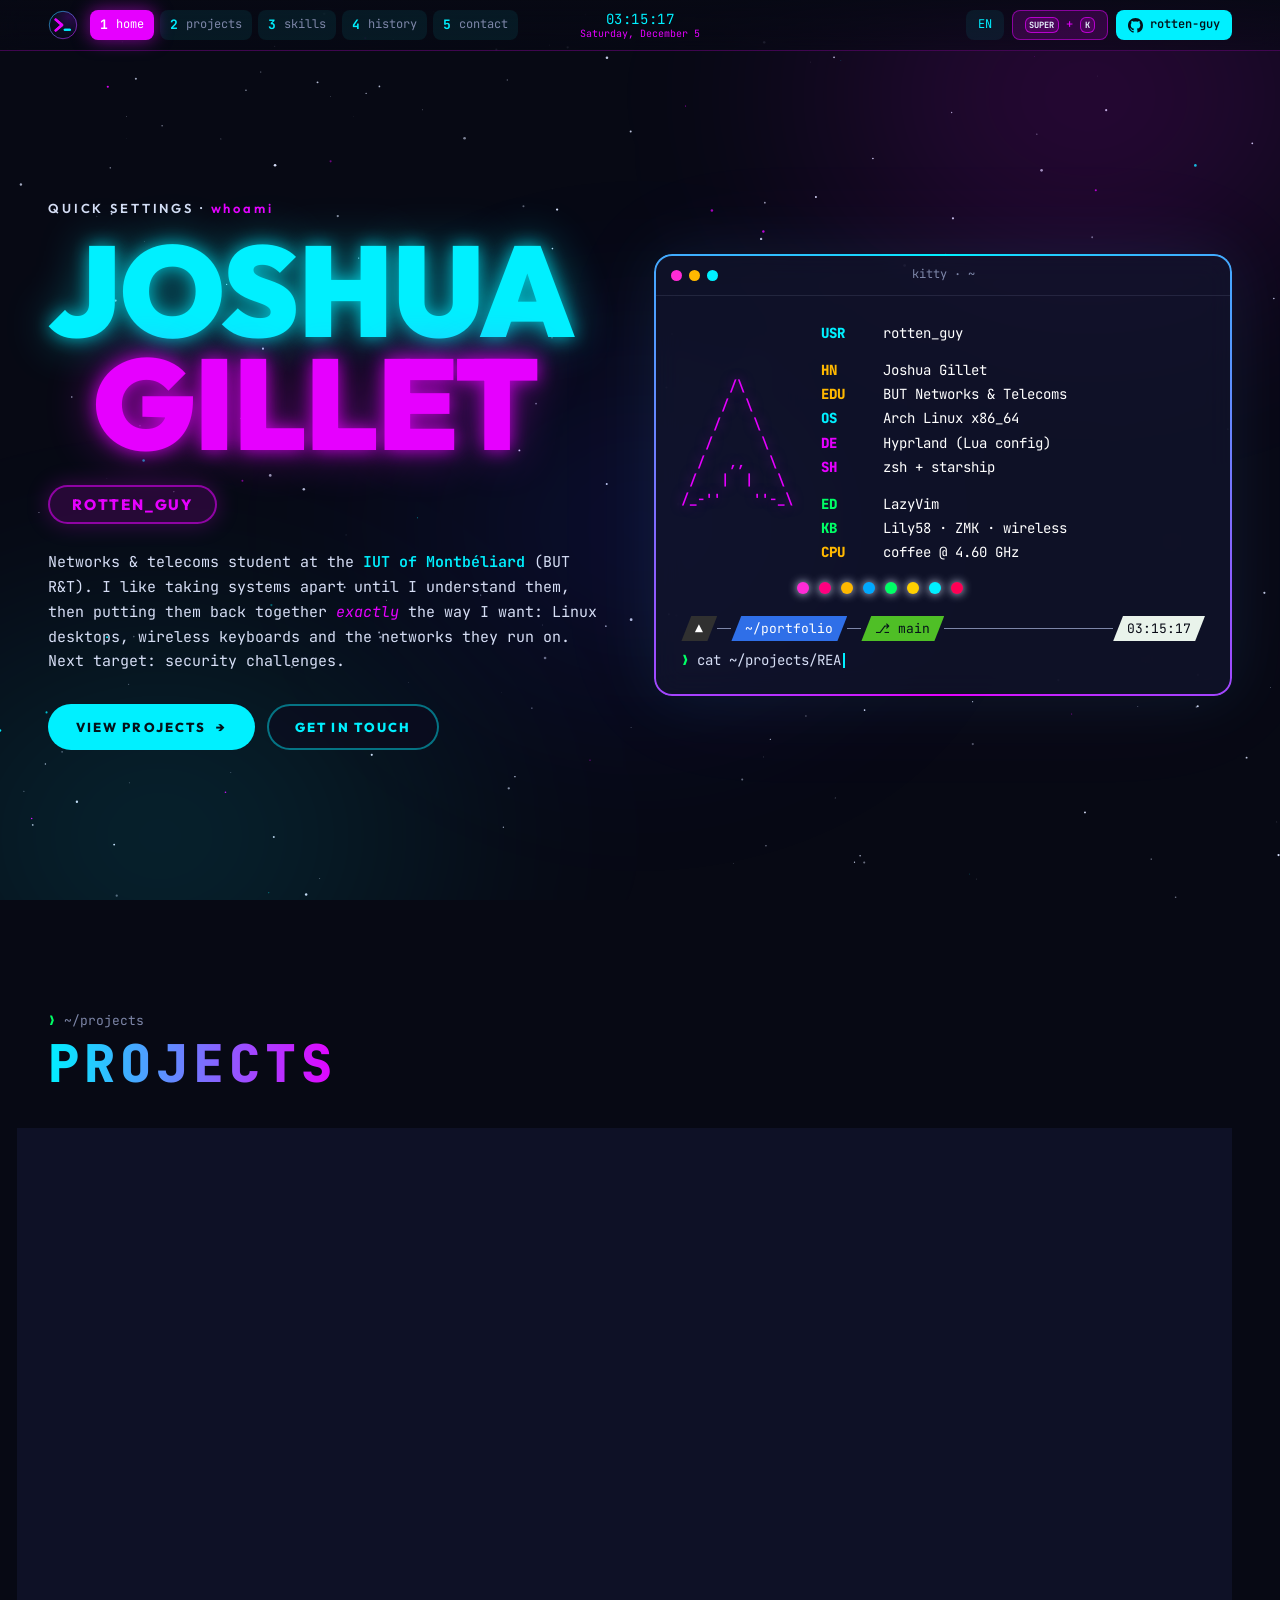
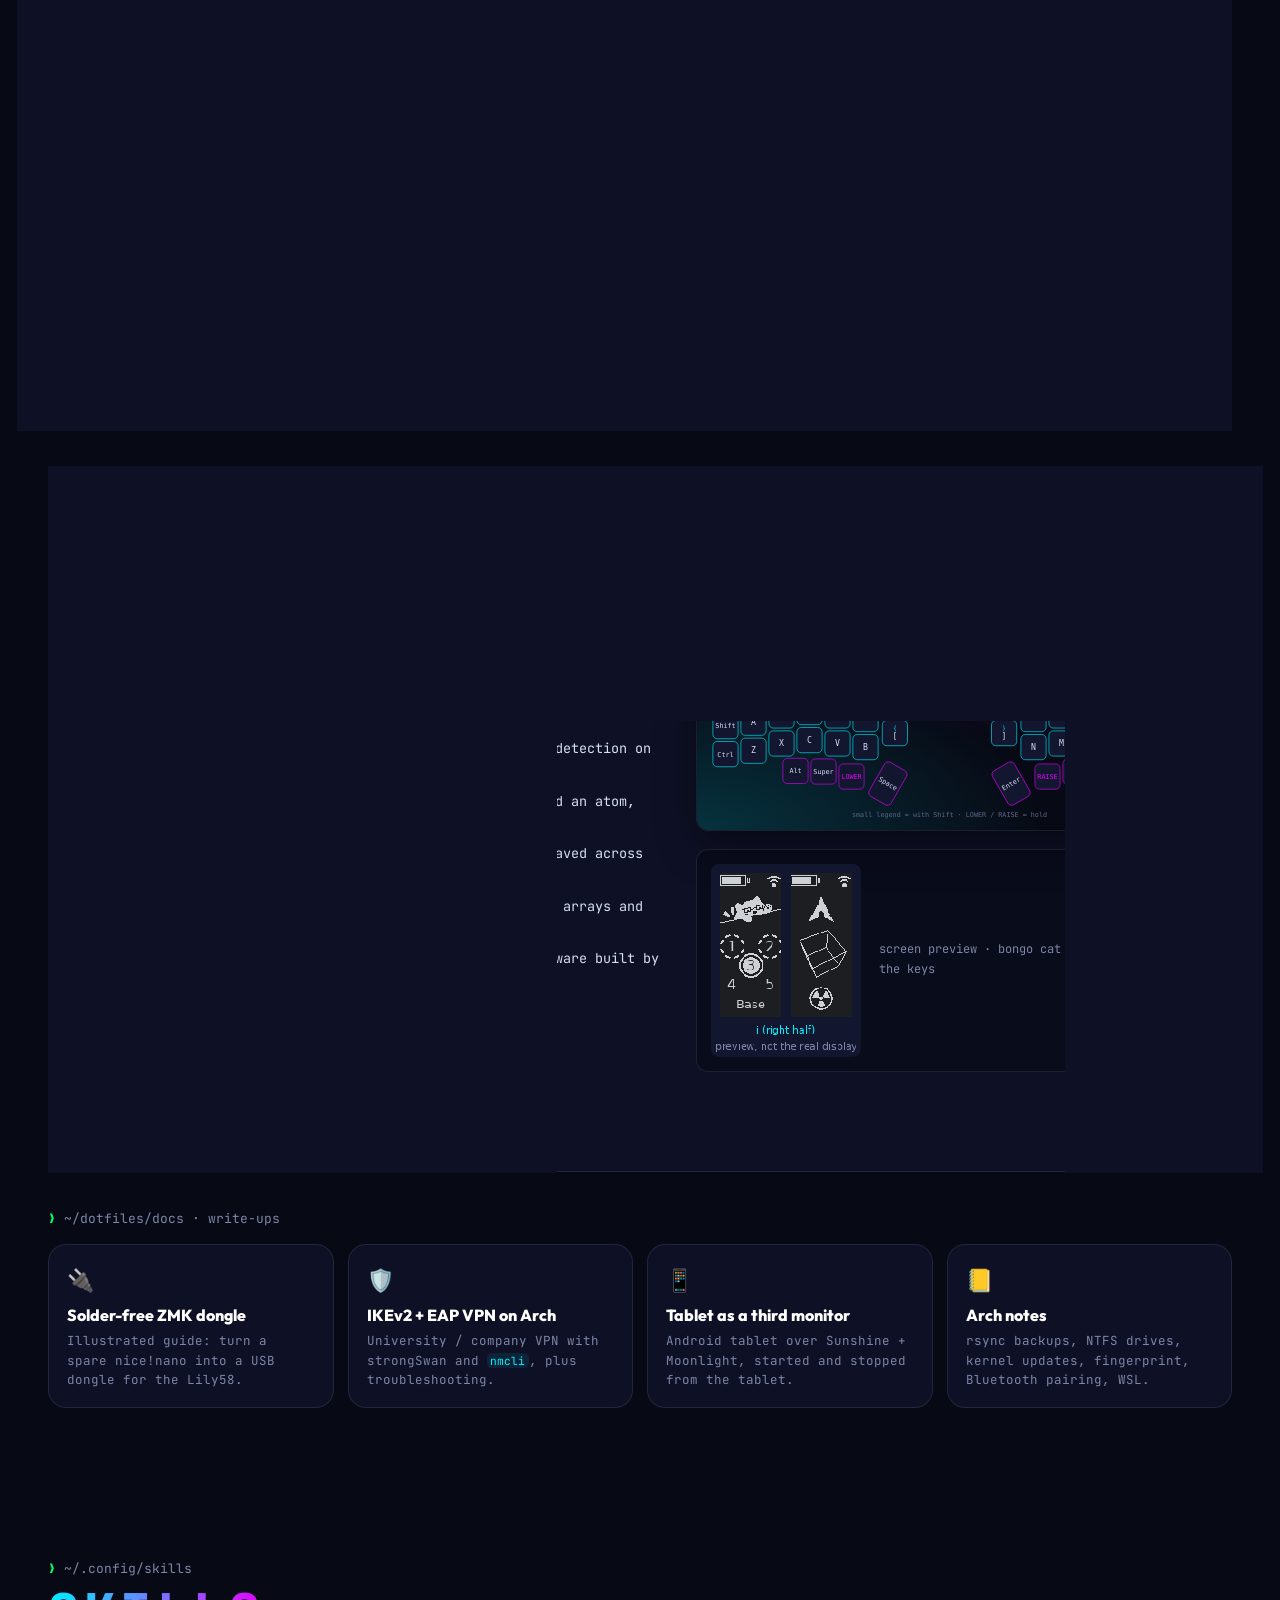
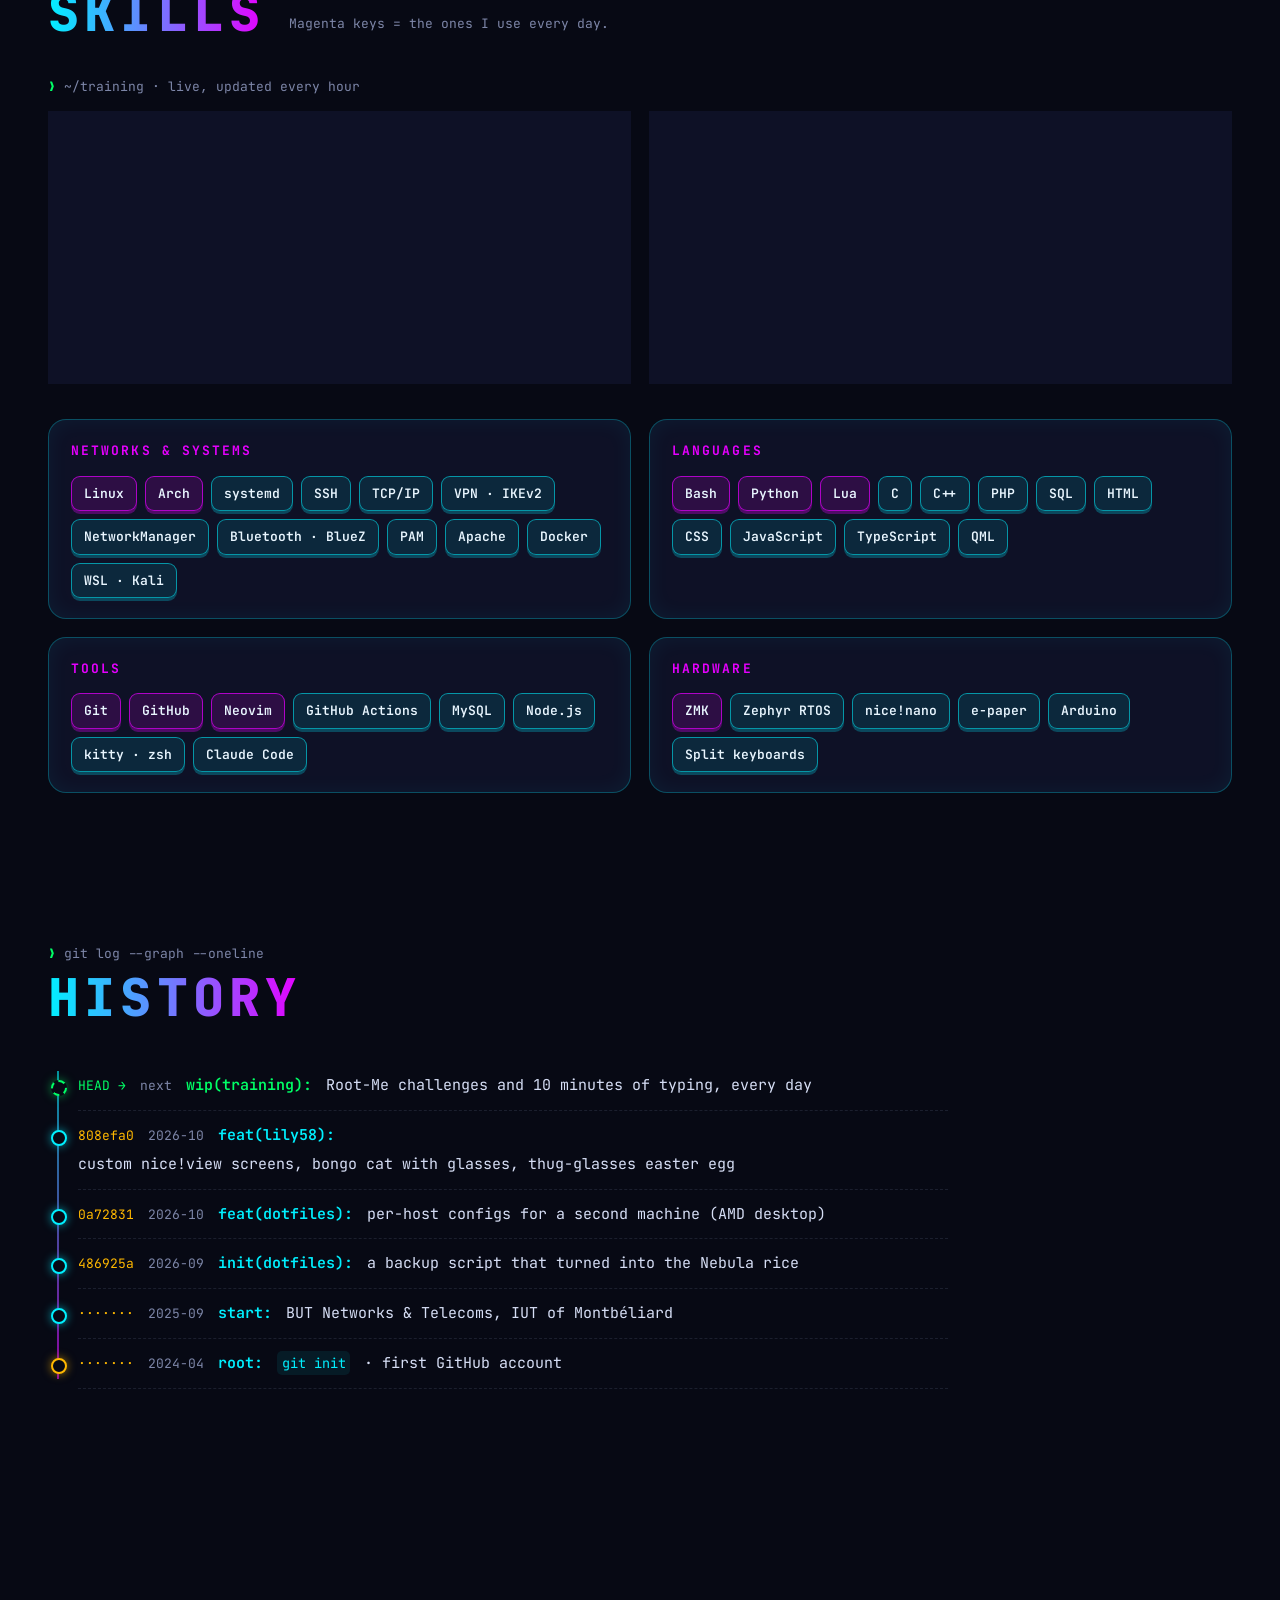
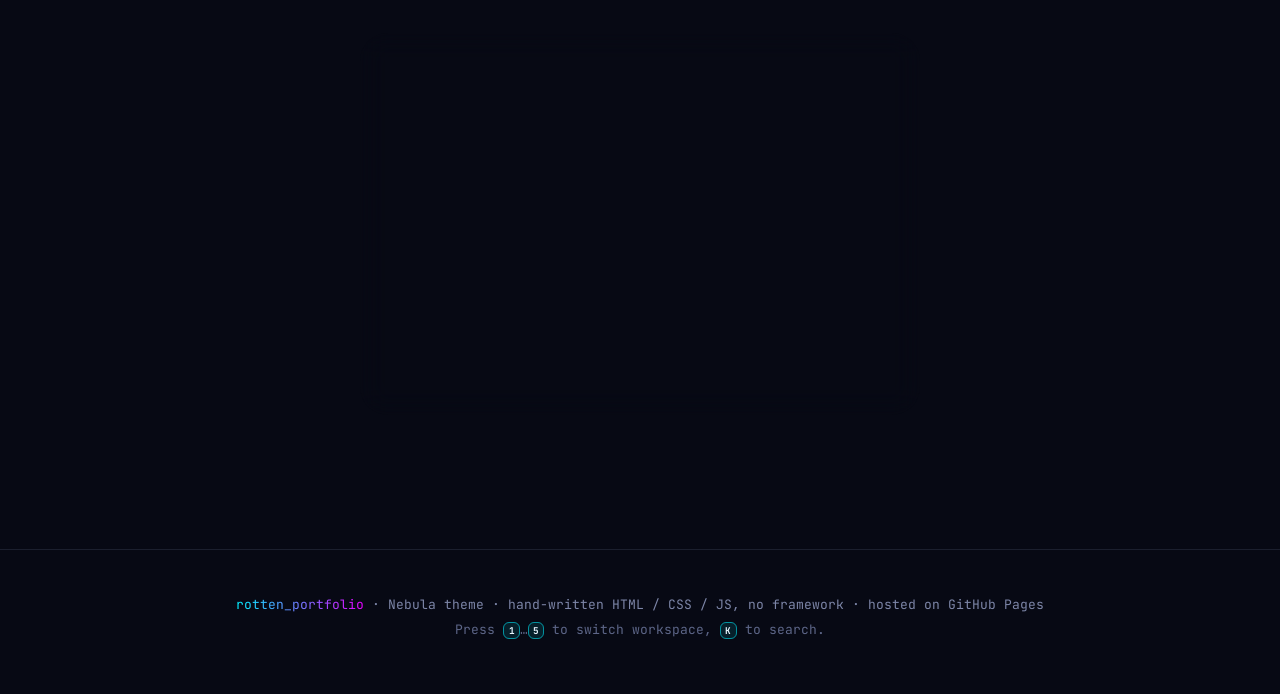
<file: index.html>
<!doctype html>
<html lang="en">
<head>
<meta charset="utf-8">
<meta name="viewport" content="width=device-width, initial-scale=1">
<title>rotten_guy · Joshua Gillet</title>
<meta name="description" content="Portfolio of Joshua Gillet (rotten_guy): networks &amp; telecoms student, Arch Linux ricer and keyboard tinkerer. Neon cyan / magenta, set against a nebula.">
<meta name="theme-color" content="#070914">
<meta property="og:title" content="rotten_guy · Joshua Gillet">
<meta property="og:description" content="Networks &amp; telecoms student, Arch Linux ricer, keyboard tinkerer.">
<meta property="og:type" content="website">
<meta property="og:url" content="https://rotten-guy.com/">
<meta property="og:image" content="https://rotten-guy.com/assets/img/og.png">
<meta name="twitter:card" content="summary_large_image">
<link rel="icon" href="assets/icons/favicon.svg" type="image/svg+xml">
<link rel="icon" href="assets/icons/icon-512.png" type="image/png" sizes="512x512">
<link rel="apple-touch-icon" href="assets/icons/apple-touch-icon.png">
<link rel="preconnect" href="https://fonts.googleapis.com">
<link rel="preconnect" href="https://fonts.gstatic.com" crossorigin>
<link href="https://fonts.googleapis.com/css2?family=JetBrains+Mono:ital,wght@0,400;0,600;0,800;1,400&family=Outfit:wght@600;800;900&display=swap" rel="stylesheet">
<script>
  // "calm" = the device asks for less motion, unless the visitor chose otherwise in the SUPER + K menu
  (function () {
    var m = null;
    try { m = localStorage.getItem("motion"); } catch (e) {}
    document.documentElement.dataset.motion = m || (matchMedia("(prefers-reduced-motion: reduce)").matches ? "calm" : "full");
  })();
</script>
<link rel="stylesheet" href="style.css?v=202611050926">
</head>
<body>
<canvas id="stars" aria-hidden="true"></canvas>
<div class="nebula" aria-hidden="true"><span></span><span></span><span></span></div>

<!-- ───────────── top bar (Serpantinum-like) ───────────── -->
<header class="bar">
  <nav class="workspaces" aria-label="Sections">
    <a href="#home" class="brand" title="rotten-guy.com"><img src="assets/icons/favicon.svg" alt="&gt;_ logo" width="30" height="30"></a>
    <a href="#home" data-ws="1" class="ws active"><b>1</b><span>home</span></a>
    <a href="#projects" data-ws="2" class="ws"><b>2</b><span>projects</span></a>
    <a href="#skills" data-ws="3" class="ws"><b>3</b><span>skills</span></a>
    <a href="#history" data-ws="4" class="ws"><b>4</b><span>history</span></a>
    <a href="#contact" data-ws="5" class="ws"><b>5</b><span>contact</span></a>
  </nav>
  <div class="clock" aria-hidden="true">
    <span id="clock-time">--:--:--</span>
    <small id="clock-date">nebula time</small>
  </div>
  <div class="status">
    <span class="pill pill-dim">EN</span>
    <button class="pill pill-magenta" id="open-menu" type="button" title="Search everything (K)"><kbd>SUPER</kbd><span>+</span><kbd>K</kbd></button>
    <a class="pill pill-cyan" href="https://github.com/rotten-guy" target="_blank" rel="noopener" title="GitHub">
      <svg viewBox="0 0 16 16" aria-hidden="true"><path fill="currentColor" d="M8 0C3.58 0 0 3.58 0 8c0 3.54 2.29 6.53 5.47 7.59.4.07.55-.17.55-.38 0-.19-.01-.82-.01-1.49-2.01.37-2.53-.49-2.69-.94-.09-.23-.48-.94-.82-1.13-.28-.15-.68-.52-.01-.53.63-.01 1.08.58 1.23.82.72 1.21 1.87.87 2.33.66.07-.52.28-.87.51-1.07-1.78-.2-3.64-.89-3.64-3.95 0-.87.31-1.59.82-2.15-.08-.2-.36-1.02.08-2.12 0 0 .67-.21 2.2.82.64-.18 1.32-.27 2-.27.68 0 1.36.09 2 .27 1.53-1.04 2.2-.82 2.2-.82.44 1.1.16 1.92.08 2.12.51.56.82 1.27.82 2.15 0 3.07-1.87 3.75-3.65 3.95.29.25.54.73.54 1.48 0 1.07-.01 1.93-.01 2.2 0 .21.15.46.55.38A8.013 8.013 0 0016 8c0-4.42-3.58-8-8-8z"/></svg>
      <span>rotten-guy</span>
    </a>
  </div>
</header>

<main>
<!-- ───────────── 1 · home ───────────── -->
<section id="home" class="hero" data-ws="1">
  <div class="hero-left">
    <p class="kicker reveal">QUICK SETTINGS · <span>whoami</span></p>
    <h1 class="neon reveal">
      <span class="neon-cyan">JOSHUA</span>
      <span class="neon-magenta">GILLET</span>
    </h1>
    <p class="date-pill reveal">rotten_guy</p>
    <p class="lead reveal">
      Networks &amp; telecoms student at the <b>IUT of Montbéliard</b> (BUT R&amp;T).
      I like taking systems apart until I understand them, then putting them back together <i>exactly</i> the way I want:
      Linux desktops, wireless keyboards and the networks they run on. Next target: security challenges.
    </p>
    <div class="cta reveal">
      <a class="btn btn-cyan" href="#projects">VIEW PROJECTS <span aria-hidden="true">→</span></a>
      <a class="btn btn-ghost" href="#contact">GET IN TOUCH</a>
    </div>
  </div>

  <div class="win win-focus hero-term reveal" aria-label="Terminal showing a fastfetch summary">
    <div class="win-title"><span class="dots"><i></i><i></i><i></i></span><span>kitty · ~</span><span></span></div>
    <div class="term">
      <div class="fetch">
        <pre class="logo" aria-hidden="true">
      /\
     /  \
    /    \
   /      \
  /   ,,   \
 /   |  |   \
/_-''    ''-_\</pre>
        <dl>
          <div><dt class="c-cyan">USR</dt><dd>rotten_guy</dd></div>
          <div class="gap"></div>
          <div><dt class="c-yellow">HN</dt><dd>Joshua Gillet</dd></div>
          <div><dt class="c-yellow">EDU</dt><dd>BUT Networks &amp; Telecoms</dd></div>
          <div><dt class="c-cyan">OS</dt><dd>Arch Linux x86_64</dd></div>
          <div><dt class="c-magenta">DE</dt><dd>Hyprland (Lua config)</dd></div>
          <div><dt class="c-magenta">SH</dt><dd>zsh + starship</dd></div>
          <div class="gap"></div>
          <div><dt class="c-green">ED</dt><dd>LazyVim</dd></div>
          <div><dt class="c-green">KB</dt><dd>Lily58 · ZMK · wireless</dd></div>
          <div><dt class="c-yellow">CPU</dt><dd>coffee @ 4.60 GHz</dd></div>
        </dl>
      </div>
      <div class="palette" aria-hidden="true"><i></i><i></i><i></i><i></i><i></i><i></i><i></i><i></i></div>
      <div class="prompt" aria-hidden="true">
        <span class="seg seg-os">▲</span><span class="seg-line"></span>
        <span class="seg seg-dir">~/portfolio</span><span class="seg-line"></span>
        <span class="seg seg-git">main</span><span class="seg-line grow"></span>
        <span class="seg seg-time" id="prompt-time">00:00:00</span>
      </div>
      <div class="cmdline"><span class="c-green">❯</span> <span id="typed"></span><span class="caret"></span></div>
    </div>
  </div>
</section>

<!-- ───────────── 2 · projects ───────────── -->
<section id="projects" data-ws="2">
  <div class="section-head reveal">
    <p class="path">~/projects</p>
    <h2 class="grad">PROJECTS</h2>
  </div>

  <!-- dotfiles -->
  <article class="project win reveal">
    <div class="win-title"><span class="dots"><i></i><i></i><i></i></span><span>rotten_dotfiles · personal</span><span class="tag tag-cyan">featured</span></div>
    <div class="project-body">
      <div class="gallery" data-gallery>
        <div class="gallery-tabs" role="tablist">
          <button class="active" type="button" data-src="assets/img/terminal.webp" data-alt="kitty terminal with fastfetch under the top bar">terminal</button>
          <button type="button" data-src="assets/img/greeter.webp" data-alt="nebula SDDM greeter with a neon clock">greeter</button>
          <button type="button" data-src="assets/img/dolphin.webp" data-alt="Dolphin file manager with the Nebula Kvantum theme">dolphin</button>
          <button type="button" data-src="assets/img/cheatsheet.webp" data-alt="Generated cheatsheet of every keyboard shortcut">shortcuts</button>
        </div>
        <button class="shot" type="button" data-zoom><img src="assets/img/terminal.webp" alt="kitty terminal with fastfetch under the top bar" loading="lazy" width="1600" height="900"></button>
      </div>
      <div class="project-text">
        <h3>🌌 rotten_dotfiles</h3>
        <p class="sub">A neon cyan / magenta Hyprland rice, set against a nebula.</p>
        <p>My daily-driver Arch Linux desktop, versioned and reproducible on two machines (a ThinkPad P53 with an NVIDIA GPU and an AMD desktop). It started as a backup script and grew into a full theme, with its own login screen, scripts and documentation.</p>
        <ul class="feat">
          <li><b>Fingerprint login</b> on the SDDM greeter and the lock screen, with a pulsing ring animation (PAM + <code>fprintd</code>)</li>
          <li><b>Animated window borders</b>: cyan → magenta gradient, constant-speed rotation (the one around this card)</li>
          <li><b>Backup &amp; restore tooling</b>: <code>save-all.sh</code> syncs both machines, <code>check-rice.sh</code> repairs what updates reset</li>
          <li><b>NVIDIA sleep fix</b>: systemd units pause Hyprland during suspend so the driver wakes up cleanly</li>
          <li><b>PipeWire audio chain</b> replacing Voicemeeter: RNNoise, high-pass and EQ on the microphone</li>
          <li><b>Generated cheatsheet</b>: every shortcut rendered from the Lua config by a Python script</li>
        </ul>
        <div class="stats">
          <div><b data-count="146">146</b><span>commits</span></div>
          <div><b data-count="49">49</b><span>pull requests</span></div>
          <div><b data-count="11">11</b><span>scripts</span></div>
          <div><b data-count="2">2</b><span>machines</span></div>
        </div>
        <div class="tags"><span>Arch Linux</span><span>Hyprland · Lua</span><span>Bash</span><span>Python</span><span>QML</span><span>systemd</span><span>PAM</span><span>PipeWire</span></div>
        <a class="btn btn-cyan" href="https://github.com/rotten-guy/dotfiles" target="_blank" rel="noopener">OPEN REPOSITORY <span aria-hidden="true">→</span></a>
      </div>
    </div>
  </article>

  <!-- lily58 -->
  <article class="project win reveal">
    <div class="win-title"><span class="dots"><i></i><i></i><i></i></span><span>rotten_lily58 · personal</span><span class="tag tag-magenta">firmware</span></div>
    <div class="project-body reverse">
      <div class="gallery" data-gallery>
        <div class="gallery-tabs" role="tablist">
          <button class="active" type="button" data-src="assets/img/keymap-base.svg" data-alt="Lily58 base layer">base</button>
          <button type="button" data-src="assets/img/keymap-lower.svg" data-alt="Lily58 lower layer">lower</button>
          <button type="button" data-src="assets/img/keymap-raise.svg" data-alt="Lily58 raise layer">raise</button>
          <button type="button" data-src="assets/img/bongo-glasses.webp" data-alt="Bongo cat with rectangular and thug glasses">glasses</button>
        </div>
        <button class="shot" type="button" data-zoom><img src="assets/img/keymap-base.svg" alt="Lily58 base layer" loading="lazy" width="1046" height="509"></button>
        <figure class="oled">
          <img src="assets/img/lily58-screens.gif" alt="Preview of both custom nice!view screens: bongo cat on the left, Arch logo and spinning cube on the right" loading="lazy" width="498" height="642">
          <figcaption>screen preview · bongo cat taps in sync with the keys</figcaption>
        </figure>
      </div>
      <div class="project-text">
        <h3>⌨️ rotten Lily58</h3>
        <p class="sub">Wireless split keyboard, custom ZMK firmware and screens.</p>
        <p>A Lily58 (two nice!nano v2, two nice!view e-paper screens, Choc hotswap) running my own ZMK configuration. I wrote a custom display shield in C on top of Zephyr: the stock WPM graph is replaced by an animated bongo cat that types along with me.</p>
        <ul class="feat">
          <li><b>Left screen</b>: bongo cat with glasses, mirrored paws, hold detection on modifiers and a 60 ms lift on repeated keys</li>
          <li><b>Right screen</b>: Arch Linux logo, spinning wireframe cube and an atom, paused when the display sleeps</li>
          <li><b>Easter egg</b>: Esc + both inner keys swap to thug glasses, saved across reboots, nothing sent to the computer</li>
          <li><b>Sprite pipeline</b>: Python tools turn ASCII pixel art into C arrays and render a preview GIF</li>
          <li><b>4 Bluetooth profiles</b> (desktop, laptop, work, phone), firmware built by GitHub Actions</li>
        </ul>
        <div class="tags"><span>C</span><span>Zephyr RTOS</span><span>ZMK</span><span>Devicetree</span><span>Python</span><span>GitHub Actions</span><span>Bluetooth LE</span></div>
        <a class="btn btn-magenta" href="https://github.com/rotten-guy/rotten_lily58_keymap_config" target="_blank" rel="noopener">OPEN REPOSITORY <span aria-hidden="true">→</span></a>
      </div>
    </div>
  </article>

  <!-- write-ups -->
  <div class="guides reveal">
    <p class="path">~/dotfiles/docs · write-ups</p>
    <div class="guide-grid">
      <a class="guide win" href="https://github.com/rotten-guy/dotfiles/blob/main/docs/zmk-dongle.md" target="_blank" rel="noopener">
        <span class="g-ico">🔌</span><b>Solder-free ZMK dongle</b><span>Illustrated guide: turn a spare nice!nano into a USB dongle for the Lily58.</span>
      </a>
      <a class="guide win" href="https://github.com/rotten-guy/dotfiles/blob/main/docs/vpn-ikev2-eap.md" target="_blank" rel="noopener">
        <span class="g-ico">🛡️</span><b>IKEv2 + EAP VPN on Arch</b><span>University / company VPN with strongSwan and <code>nmcli</code>, plus troubleshooting.</span>
      </a>
      <a class="guide win" href="https://github.com/rotten-guy/dotfiles/blob/main/docs/tablet-screen.md" target="_blank" rel="noopener">
        <span class="g-ico">📱</span><b>Tablet as a third monitor</b><span>Android tablet over Sunshine + Moonlight, started and stopped from the tablet.</span>
      </a>
      <a class="guide win" href="https://github.com/rotten-guy/dotfiles/blob/main/docs/arch-notes.md" target="_blank" rel="noopener">
        <span class="g-ico">📒</span><b>Arch notes</b><span>rsync backups, NTFS drives, kernel updates, fingerprint, Bluetooth pairing, WSL.</span>
      </a>
    </div>
  </div>
</section>

<!-- ───────────── 3 · skills ───────────── -->
<section id="skills" data-ws="3">
  <div class="section-head reveal">
    <p class="path">~/.config/skills</p>
    <h2 class="grad">SKILLS</h2>
    <p class="hint">Magenta keys = the ones I use every day.</p>
  </div>
  <!-- training: filled from training.json (profile repo, redrawn every hour) -->
  <div class="training" id="training">
    <p class="path reveal">~/training · live, updated every hour</p>
    <div class="train-grid">
      <a class="train win reveal" href="https://www.root-me.org/rotten-guy?lang=en" target="_blank" rel="noopener">
        <span class="train-head"><span class="train-ico c-green">⚑</span><b>Root-Me</b><span class="tag tag-magenta" data-rm="rank">security</span></span>
        <span class="train-text">Hacking challenges, one category at a time: web-server, network, cracking, forensics. The security side of a networks &amp; telecoms degree.</span>
        <span class="train-stats"><span><b data-rm="score">…</b><small>points</small></span><span><b data-rm="solved">…</b><small>solved</small></span><span><b data-rm="position">…</b><small>position</small></span></span>
        <span class="train-foot"><span>status: <b class="c-green" data-rm="status">warming up</b></span><span>root-me.org/rotten-guy →</span></span>
      </a>
      <a class="train win reveal" href="https://www.keybr.com/profile/752ae7r" target="_blank" rel="noopener">
        <span class="train-head"><span class="train-ico c-yellow">⌨</span><b>Typing</b><span class="tag tag-yellow">on a Lily58</span></span>
        <span class="train-text">At least 10 minutes a day on keybr and Monkeytype, on the keyboard I built and flashed myself.</span>
        <span class="train-stats"><span><b data-ty="avg">…</b><small>avg wpm</small></span><span><b data-ty="best">…</b><small>best wpm</small></span><span><b data-ty="time">…</b><small>typing</small></span></span>
        <span class="train-foot"><span>streak: <b class="c-yellow" data-ty="streak">…</b></span><span>keybr.com/profile →</span></span>
      </a>
    </div>

    <div class="rig win reveal" aria-label="My Lily58 typing a sentence at my real speed">
      <div class="win-title"><span class="dots"><i></i><i></i><i></i></span><span>lily58 · live demo</span><span class="tag tag-cyan" data-ty="speed">… wpm</span></div>
      <div class="rig-body">
        <div class="rig-line"><span class="c-green">❯</span> <span id="rig-typed"></span><span class="caret"></span><span class="rig-gag" id="rig-gag"></span></div>
        <svg id="rig-keys" class="rig-keys" role="img" aria-label="Lily58 keyboard"></svg>
        <p class="rig-note">Typed at <b data-ty="speed2">…</b>, my <span data-ty="source">average</span> speed. <button type="button" class="chip-mini" id="rig-mine">type something yourself</button></p>
      </div>
    </div>

    <div class="tlog win reveal">
      <div class="win-title"><span class="dots"><i></i><i></i><i></i></span><span>typing log · hover or click a day</span><span class="tag tag-magenta" data-ty="days">…</span></div>
      <div class="tlog-body">
        <div class="tlog-scroll"><div class="tlog-wrap"><div class="tlog-months" id="tlog-months" aria-hidden="true"></div><div class="tlog-grid" id="tlog-grid"></div></div></div>
        <div class="tlog-foot"><p id="tlog-detail">Loading the typing log…</p>
          <span class="tlog-legend">less <i class="l0"></i><i class="l1"></i><i class="l2"></i><i class="l3"></i><i class="l4"></i> more</span></div>
      </div>
      <div class="tlog-tip" id="tlog-tip" hidden></div>
    </div>
  </div>

  <div class="skill-grid">
    <div class="card reveal">
      <h3>Networks &amp; systems</h3>
      <div class="keys">
        <span class="key super">Linux</span><span class="key super">Arch</span><span class="key">systemd</span><span class="key">SSH</span>
        <span class="key">TCP/IP</span><span class="key">VPN · IKEv2</span><span class="key">NetworkManager</span><span class="key">Bluetooth · BlueZ</span>
        <span class="key">PAM</span><span class="key">Apache</span><span class="key">Docker</span><span class="key">WSL · Kali</span>
      </div>
    </div>
    <div class="card reveal">
      <h3>Languages</h3>
      <div class="keys">
        <span class="key super">Bash</span><span class="key super">Python</span><span class="key super">Lua</span><span class="key">C</span>
        <span class="key">C++</span><span class="key">PHP</span><span class="key">SQL</span><span class="key">HTML</span>
        <span class="key">CSS</span><span class="key">JavaScript</span><span class="key">TypeScript</span><span class="key">QML</span>
      </div>
    </div>
    <div class="card reveal">
      <h3>Tools</h3>
      <div class="keys">
        <span class="key super">Git</span><span class="key super">GitHub</span><span class="key super">Neovim</span><span class="key">GitHub Actions</span>
        <span class="key">MySQL</span><span class="key">Node.js</span><span class="key">kitty · zsh</span><span class="key">Claude Code</span>
      </div>
    </div>
    <div class="card reveal">
      <h3>Hardware</h3>
      <div class="keys">
        <span class="key super">ZMK</span><span class="key">Zephyr RTOS</span><span class="key">nice!nano</span><span class="key">e-paper</span>
        <span class="key">Arduino</span><span class="key">Split keyboards</span>
      </div>
    </div>
  </div>
</section>

<!-- ───────────── 4 · history ───────────── -->
<section id="history" data-ws="4">
  <div class="section-head reveal">
    <p class="path">git log --graph --oneline</p>
    <h2 class="grad">HISTORY</h2>
  </div>
  <ol class="log">
    <li class="reveal next"><span class="hash">HEAD →</span><time>next</time><b>wip(training):</b> Root-Me challenges and 10 minutes of typing, every day</li>
    <li class="reveal"><span class="hash">808efa0</span><time>2026-10</time><b>feat(lily58):</b> custom nice!view screens, bongo cat with glasses, thug-glasses easter egg</li>
    <li class="reveal"><span class="hash">0a72831</span><time>2026-10</time><b>feat(dotfiles):</b> per-host configs for a second machine (AMD desktop)</li>
    <li class="reveal"><span class="hash">486925a</span><time>2026-09</time><b>init(dotfiles):</b> a backup script that turned into the Nebula rice</li>
    <li class="reveal"><span class="hash">·······</span><time>2025-09</time><b>start:</b> BUT Networks &amp; Telecoms, IUT of Montbéliard</li>
    <li class="reveal root"><span class="hash">·······</span><time>2024-04</time><b>root:</b> <code>git init</code> · first GitHub account</li>
  </ol>
</section>

<!-- ───────────── 5 · contact ───────────── -->
<section id="contact" data-ws="5">
  <div class="lock win win-focus reveal">
    <div class="lock-head"><svg viewBox="0 0 24 24" aria-hidden="true"><path fill="none" stroke="currentColor" stroke-width="2" d="M6 11h12v10H6zM8 11V7a4 4 0 0 1 8 0v4"/></svg><b>CONTACT</b><span>· now</span></div>
    <h2>Let's build something.</h2>
    <p>Internship, project, question about the rice or the keyboard: my inbox is the GitHub one.</p>
    <div class="lock-field">CONNECTION REQUIRED</div>
    <div class="lock-actions">
      <span class="user-pill"><img src="assets/img/avatar.svg" alt="" width="34" height="34">ROTTEN_GUY</span>
      <a class="btn btn-cyan unlock" href="https://github.com/rotten-guy" target="_blank" rel="noopener">GITHUB <span aria-hidden="true">→</span></a>
    </div>
    <div class="socials">
      <a href="https://github.com/rotten-guy" target="_blank" rel="noopener">github.com/rotten-guy</a>
      <a href="https://www.root-me.org/rotten-guy?lang=en" target="_blank" rel="noopener">root-me.org/rotten-guy</a>
    </div>
  </div>
</section>
</main>

<footer>
  <p><span class="grad">rotten_portfolio</span> · Nebula theme · hand-written HTML / CSS / JS, no framework · hosted on GitHub Pages</p>
  <p class="dim">Press <kbd>1</kbd>…<kbd>5</kbd> to switch workspace, <kbd>K</kbd> to search.</p>
</footer>

<!-- fuzzel-like menu -->
<div class="menu" id="menu" hidden>
  <div class="menu-box win win-focus" role="dialog" aria-modal="true" aria-label="Search">
    <input id="menu-input" type="text" placeholder="search a section, a project, a link…" autocomplete="off" spellcheck="false">
    <ul id="menu-list" role="listbox"></ul>
    <p class="menu-foot"><kbd>↑↓</kbd> move · <kbd>Enter</kbd> open · <kbd>Esc</kbd> close</p>
  </div>
</div>

<!-- lightbox -->
<div class="lightbox" id="lightbox" hidden><img alt=""><button type="button" aria-label="Close">✕</button></div>

<script src="script.js?v=202611050926" defer></script>
</body>
</html>
</file>
<file: style.css>
/* ─────────────────────────────────────────────────────────────
   rotten_portfolio · Nebula theme
   Same palette as the dotfiles: night-blue background, cyan / magenta neon.
   ───────────────────────────────────────────────────────────── */

@property --angle { syntax: "<angle>"; initial-value: 0deg; inherits: false; }

:root {
  --bg: #070914;
  --cyan: #00f0ff;
  --magenta: #e600ff;
  --yellow: #ffb800;
  --green: #00ff66;
  --pink: #ff2bd6;
  --text: #d6def5;
  --dim: #7d86a8;
  --dimmer: #5d6688;
  --card: rgba(18, 22, 46, .72);
  --card-solid: #12162e;
  --line: rgba(125, 134, 168, .18);
  --mono: "JetBrains Mono", "DejaVu Sans Mono", monospace;
  --display: "Outfit", "JetBrains Mono", sans-serif;
  --radius: 18px;
  --gutter: clamp(16px, 4vw, 48px);
  color-scheme: dark;
}

* { box-sizing: border-box; }
html { scroll-behavior: smooth; scroll-padding-top: 84px; }
body {
  margin: 0;
  min-height: 100vh;
  background: var(--bg);
  color: var(--text);
  font: 15px/1.65 var(--mono);
  overflow-x: hidden;
  -webkit-font-smoothing: antialiased;
}
::selection { background: rgba(0, 240, 255, .3); color: #fff; }
a { color: var(--cyan); text-decoration: none; }
a:hover { color: var(--magenta); }
code { font-family: var(--mono); font-size: .9em; color: var(--cyan); background: rgba(0, 240, 255, .08); padding: .05em .35em; border-radius: 5px; }
kbd {
  font: 700 .72em var(--mono); color: #e9f6ff; padding: .12em .45em; border-radius: 6px;
  background: rgba(0, 240, 255, .1); border: 1px solid rgba(0, 240, 255, .55);
}
img { max-width: 100%; height: auto; display: block; }
button { font: inherit; color: inherit; }
:focus-visible { outline: 2px solid var(--cyan); outline-offset: 3px; border-radius: 6px; }

/* ───── background: stars + drifting nebula ───── */
#stars { position: fixed; inset: 0; width: 100%; height: 100%; z-index: -2; }
.nebula { position: fixed; inset: 0; z-index: -1; pointer-events: none; overflow: hidden; }
.nebula span { position: absolute; border-radius: 50%; filter: blur(90px); opacity: .5; animation: drift 38s ease-in-out infinite alternate; }
.nebula span:nth-child(1) { width: 60vw; height: 45vw; right: -15vw; top: -15vw; background: radial-gradient(closest-side, rgba(230, 0, 255, .38), transparent); }
.nebula span:nth-child(2) { width: 65vw; height: 50vw; left: -20vw; bottom: -20vw; background: radial-gradient(closest-side, rgba(0, 240, 255, .28), transparent); animation-duration: 46s; }
.nebula span:nth-child(3) { width: 50vw; height: 40vw; left: 25vw; top: 30vh; background: radial-gradient(closest-side, rgba(40, 60, 255, .3), transparent); animation-duration: 54s; }
@keyframes drift { to { transform: translate(6vw, 4vh) scale(1.15); } }

/* ───── animated border, like the Hyprland window borders ───── */
.win { position: relative; background: var(--card); border: 1px solid var(--line); border-radius: var(--radius); backdrop-filter: blur(14px); -webkit-backdrop-filter: blur(14px); }
.win::before {
  content: ""; position: absolute; inset: -1px; padding: 2px; border-radius: inherit; pointer-events: none;
  background: conic-gradient(from var(--angle), var(--cyan), var(--magenta), var(--cyan));
  -webkit-mask: linear-gradient(#000 0 0) content-box, linear-gradient(#000 0 0);
  -webkit-mask-composite: xor; mask-composite: exclude;
  opacity: 0; transition: opacity .6s ease;
  animation: spin 10s linear infinite;
}
.win:hover::before, .win:focus-within::before, .win-focus::before { opacity: 1; }
.win-focus { box-shadow: 0 0 60px rgba(0, 240, 255, .08), 0 0 120px rgba(230, 0, 255, .06); }
@keyframes spin { to { --angle: 360deg; } }

.win-title {
  display: grid; grid-template-columns: 1fr auto 1fr; align-items: center; gap: 12px;
  padding: 10px 16px; font-size: 12px; color: var(--dim); border-bottom: 1px solid var(--line);
}
.win-title > :last-child { justify-self: end; }
.dots { display: flex; gap: 7px; }
.dots i { width: 11px; height: 11px; border-radius: 50%; background: var(--pink); }
.dots i:nth-child(2) { background: var(--yellow); }
.dots i:nth-child(3) { background: var(--cyan); }

/* ───── top bar ───── */
.bar {
  position: fixed; top: 0; left: 0; right: 0; z-index: 50;
  display: grid; grid-template-columns: 1fr auto 1fr; align-items: center; gap: 12px;
  padding: 10px var(--gutter);
  background: linear-gradient(rgba(7, 9, 20, .85), rgba(7, 9, 20, .55));
  backdrop-filter: blur(12px); -webkit-backdrop-filter: blur(12px);
  border-bottom: 1px solid rgba(230, 0, 255, .25);
}
.workspaces { display: flex; align-items: center; gap: 6px; }
.brand { display: block; width: 30px; height: 30px; margin-right: 6px; border-radius: 50%; transition: transform .25s, filter .25s; }
.brand img { width: 100%; height: 100%; }
.brand:hover { transform: rotate(-8deg) scale(1.08); filter: drop-shadow(0 0 10px rgba(230, 0, 255, .6)); }
.ws {
  display: flex; align-items: center; gap: 8px; height: 30px; padding: 0 10px; border-radius: 8px;
  color: var(--cyan); background: rgba(0, 240, 255, .07); font-size: 13px; transition: background .25s, color .25s;
}
.ws span { color: var(--dim); font-size: 12px; transition: color .25s; }
.ws:hover { background: rgba(0, 240, 255, .16); color: var(--cyan); }
.ws.active { background: var(--magenta); color: #fff; box-shadow: 0 0 18px rgba(230, 0, 255, .55); }
.ws.active span { color: #fff; }
.clock { text-align: center; line-height: 1.15; }
.clock span { color: var(--cyan); font-size: 14px; letter-spacing: .04em; }
.clock small { display: block; color: var(--magenta); font-size: 10px; }
.status { display: flex; justify-content: flex-end; gap: 8px; }
.pill {
  display: inline-flex; align-items: center; gap: 7px; height: 30px; padding: 0 12px; border-radius: 8px;
  font-size: 12px; border: 0; cursor: pointer; white-space: nowrap;
}
.pill svg { width: 15px; height: 15px; }
.pill-dim { color: var(--cyan); background: rgba(0, 240, 255, .07); cursor: default; }
.pill-cyan { background: var(--cyan); color: #04121a; font-weight: 600; }
.pill-cyan:hover { color: #04121a; box-shadow: 0 0 18px rgba(0, 240, 255, .6); }
.pill-magenta { background: rgba(230, 0, 255, .16); color: var(--magenta); border: 1px solid rgba(230, 0, 255, .5); }
.pill-magenta kbd { border-color: rgba(230, 0, 255, .7); background: rgba(230, 0, 255, .14); }
.pill-magenta:hover { box-shadow: 0 0 18px rgba(230, 0, 255, .45); }

/* ───── layout ───── */
main { padding: 0 var(--gutter); }
section { max-width: 1240px; margin: 0 auto; padding: 110px 0 40px; }
.section-head { display: flex; flex-wrap: wrap; align-items: flex-end; gap: 6px 24px; margin-bottom: 36px; }
.section-head .path { flex-basis: 100%; }
.path { margin: 0; color: var(--dim); font-size: 13px; }
.path::before { content: "❯ "; color: var(--green); }
h2 { margin: 0; font: 800 clamp(30px, 5vw, 52px)/1.05 var(--mono); letter-spacing: .1em; }
.grad { background: linear-gradient(90deg, var(--cyan), var(--magenta)); -webkit-background-clip: text; background-clip: text; color: transparent; }
.hint { margin: 0 0 6px; color: var(--dim); font-size: 13px; }
.dim { color: var(--dimmer); }
.c-cyan { color: var(--cyan); } .c-magenta { color: var(--magenta); } .c-yellow { color: var(--yellow); } .c-green { color: var(--green); }

/* ───── hero ───── */
.hero { min-height: 100vh; display: grid; grid-template-columns: 1fr 1.05fr; align-items: center; gap: 56px; padding-top: 90px; }
.kicker { margin: 0 0 18px; font: 600 13px var(--display); letter-spacing: .22em; color: var(--text); }
.kicker span { color: var(--magenta); }
.neon { margin: 0; font: 900 clamp(64px, 10vw, 136px)/.88 var(--display); letter-spacing: -.01em; }
.neon span { display: block; }
.neon-cyan { color: var(--cyan); text-shadow: 0 0 18px rgba(0, 240, 255, .75), 0 0 48px rgba(0, 240, 255, .45); }
.neon-magenta { color: var(--magenta); text-shadow: 0 0 18px rgba(230, 0, 255, .8), 0 0 48px rgba(230, 0, 255, .45); margin-left: .35em; animation: flicker 7s infinite; }
@keyframes flicker { 0%, 92%, 94%, 97%, 100% { opacity: 1; } 93%, 96% { opacity: .55; } }
.date-pill {
  display: inline-block; margin: 26px 0 0; padding: 8px 22px; border-radius: 999px;
  font: 800 15px var(--display); letter-spacing: .12em; text-transform: uppercase;
  color: var(--magenta); background: rgba(230, 0, 255, .14); border: 2px solid rgba(230, 0, 255, .55);
  box-shadow: 0 0 22px rgba(230, 0, 255, .25);
}
.lead { max-width: 560px; margin: 26px 0 30px; color: var(--text); font-size: 15px; }
.lead b { color: var(--cyan); font-weight: 600; }
.lead i { color: var(--magenta); }
.cta { display: flex; flex-wrap: wrap; gap: 12px; }

.btn {
  display: inline-flex; align-items: center; justify-content: center; gap: 10px; min-height: 46px; padding: 0 26px;
  border-radius: 999px; font: 800 13px var(--display); letter-spacing: .16em; cursor: pointer; border: 2px solid transparent;
  transition: transform .2s, box-shadow .25s, background .25s, color .25s;
}
.btn span { transition: transform .2s; }
.btn:hover span { transform: translateX(4px); }
.btn-cyan { background: var(--cyan); color: #04121a; }
.btn-cyan:hover { color: #04121a; box-shadow: 0 0 30px rgba(0, 240, 255, .6); transform: translateY(-2px); }
.btn-magenta { background: var(--magenta); color: #fff; }
.btn-magenta:hover { color: #fff; box-shadow: 0 0 30px rgba(230, 0, 255, .6); transform: translateY(-2px); }
.btn-ghost { color: var(--cyan); border-color: rgba(0, 240, 255, .45); background: rgba(13, 11, 31, .6); }
.btn-ghost:hover { color: var(--cyan); border-color: var(--cyan); box-shadow: 0 0 22px rgba(0, 240, 255, .3); }

/* terminal */
.term { padding: 26px 26px 22px; font-size: 14px; }
.fetch { display: flex; gap: 28px; align-items: center; }
.logo { margin: 0; color: var(--magenta); font: 600 14px/1.35 var(--mono); text-shadow: 0 0 12px rgba(230, 0, 255, .5); }
.fetch dl { margin: 0; display: grid; gap: 1px; min-width: 0; }
.fetch dl > div { display: flex; gap: 14px; }
.fetch dl .gap { height: 12px; }
.fetch dt { width: 3.4em; flex: none; font-weight: 800; }
.fetch dd { margin: 0; color: #fff; white-space: nowrap; overflow: hidden; text-overflow: ellipsis; }
.palette { display: flex; gap: 10px; margin: 18px 0 22px calc(88px + 28px); }
.palette i { width: 12px; height: 12px; border-radius: 50%; background: var(--pink); box-shadow: 0 0 10px currentColor; }
.palette i:nth-child(2) { background: #ff007f; } .palette i:nth-child(3) { background: var(--yellow); } .palette i:nth-child(4) { background: #00a8ff; }
.palette i:nth-child(5) { background: var(--green); } .palette i:nth-child(6) { background: #ffd000; } .palette i:nth-child(7) { background: var(--cyan); } .palette i:nth-child(8) { background: #ff0055; }
.prompt { display: flex; align-items: center; font-size: 13px; }
.seg { padding: 2px 14px; clip-path: polygon(10px 0, 100% 0, calc(100% - 10px) 100%, 0 100%); white-space: nowrap; }
.seg-os { background: #303030; color: #fff; }
.seg-dir { background: #2f6fe8; color: #fff; }
.seg-git { background: #4fbf26; color: #04121a; }
.seg-git::before { content: "⎇ "; }
.seg-time { background: #e9f3eb; color: #070914; }
.seg-line { width: 14px; height: 1px; background: var(--dim); }
.seg-line.grow { flex: 1; }
.cmdline { margin-top: 8px; min-height: 1.6em; }
.caret { display: inline-block; width: 2px; height: 1.1em; margin-left: 2px; vertical-align: -3px; background: var(--cyan); animation: blink 1s steps(1) infinite; }
@keyframes blink { 50% { opacity: 0; } }

/* ───── projects ───── */
.project { margin-bottom: 36px; transition: opacity .4s, transform .4s; }
.tag { white-space: nowrap; font-size: 11px; padding: 2px 10px; border-radius: 999px; letter-spacing: .06em; }
.tag-cyan { color: var(--cyan); border: 1px solid rgba(0, 240, 255, .5); }
.tag-magenta { color: var(--magenta); border: 1px solid rgba(230, 0, 255, .5); }
.tag-yellow { color: var(--yellow); border: 1px solid rgba(255, 184, 0, .5); }
.project-body { display: grid; grid-template-columns: 1.15fr 1fr; gap: 36px; padding: 28px; align-items: start; }
.project-body.reverse > .gallery { order: 2; }
.project-text h3 { margin: 0; font: 800 clamp(24px, 3vw, 32px)/1.2 var(--display); color: #fff; }
.project-text .sub { margin: 4px 0 16px; color: var(--magenta); font-weight: 600; }
.project-text p { margin: 0 0 14px; }
.feat { list-style: none; padding: 0; margin: 0 0 20px; display: grid; gap: 8px; font-size: 13.5px; }
.feat li { position: relative; padding-left: 22px; }
.feat li::before { content: "▸"; position: absolute; left: 0; color: var(--cyan); }
.feat b { color: var(--cyan); font-weight: 600; }
.tags { display: flex; flex-wrap: wrap; gap: 6px; margin-bottom: 24px; }
.tags span { font-size: 12px; padding: 3px 10px; border-radius: 7px; color: #e9f6ff; background: rgba(0, 240, 255, .08); border: 1px solid rgba(0, 240, 255, .3); }
.stats { display: grid; grid-template-columns: repeat(4, 1fr); gap: 10px; margin-bottom: 20px; }
.stats div { text-align: center; padding: 10px 4px; border-radius: 12px; background: rgba(7, 9, 20, .55); border: 1px solid var(--line); }
.stats b { display: block; font: 900 26px/1.1 var(--display); color: var(--cyan); text-shadow: 0 0 14px rgba(0, 240, 255, .5); }
.stats div:nth-child(even) b { color: var(--magenta); text-shadow: 0 0 14px rgba(230, 0, 255, .5); }
.stats span { font-size: 11px; color: var(--dim); }

.gallery { display: grid; gap: 12px; min-width: 0; }
.gallery-tabs { display: flex; flex-wrap: wrap; gap: 6px; }
.gallery-tabs button {
  padding: 4px 12px; font-size: 12px; border-radius: 7px; cursor: pointer; color: var(--dim);
  background: rgba(7, 9, 20, .6); border: 1px solid var(--line); transition: all .2s;
}
.gallery-tabs button:hover { color: var(--cyan); border-color: rgba(0, 240, 255, .5); }
.gallery-tabs button.active { color: #fff; background: rgba(230, 0, 255, .2); border-color: rgba(230, 0, 255, .7); }
.shot {
  display: block; width: 100%; padding: 0; border: 1px solid var(--line); border-radius: 12px; overflow: hidden; cursor: zoom-in;
  background: #070914; box-shadow: 0 14px 40px rgba(0, 0, 0, .45);
}
.shot img { width: 100%; height: auto; transition: opacity .25s, transform .5s; }
.shot:hover img { transform: scale(1.02); }
.shot img.swap { opacity: 0; }
.oled { margin: 6px 0 0; display: flex; align-items: center; gap: 18px; padding: 14px; border-radius: 12px; background: rgba(7, 9, 20, .6); border: 1px solid var(--line); }
.oled img { width: 150px; flex: none; border-radius: 8px; image-rendering: pixelated; }
.oled figcaption { color: var(--dim); font-size: 12px; }

.guides { margin-top: 8px; }
.guides .path { margin-bottom: 14px; }
.guide-grid { display: grid; grid-template-columns: repeat(4, 1fr); gap: 14px; }
.guide { display: flex; flex-direction: column; gap: 6px; padding: 18px; color: var(--text); transition: transform .25s; }
.guide:hover { color: var(--text); transform: translateY(-4px); }
.guide b { color: #fff; font: 800 16px var(--display); }
.guide > span:last-child { color: var(--dim); font-size: 12.5px; line-height: 1.55; }
.g-ico { font-size: 22px; }

/* ───── training: Root-Me / LeetCode ───── */
.training { margin-bottom: 36px; }
.training .path { margin-bottom: 14px; }
.train-grid { display: grid; grid-template-columns: repeat(2, 1fr); gap: 18px; }
.train { display: flex; flex-direction: column; gap: 12px; padding: 20px 22px; color: var(--text); transition: transform .25s; }
.train:hover { color: var(--text); transform: translateY(-4px); }
.train-head { display: flex; align-items: center; gap: 12px; }
.train-head b { font: 800 22px var(--display); color: #fff; }
.train-head .tag { margin-left: auto; }
.train-ico { display: grid; place-items: center; width: 38px; height: 38px; border-radius: 10px; font: 800 20px var(--mono); background: rgba(7, 9, 20, .7); border: 1px solid var(--line); }
.train-text { flex: 1; color: var(--dim); font-size: 13.5px; }
.train-stats { display: grid; grid-template-columns: repeat(3, 1fr); gap: 10px; }
.train-stats > span { display: grid; place-items: center; padding: 10px 4px; border-radius: 12px; background: rgba(7, 9, 20, .6); border: 1px solid var(--line); }
.train-stats b { font: 900 26px/1.1 var(--display); color: var(--cyan); text-shadow: 0 0 14px rgba(0, 240, 255, .5); }
.train-stats > span:nth-child(2) b { color: var(--magenta); text-shadow: 0 0 14px rgba(230, 0, 255, .5); }
.train-stats small { font-size: 11px; color: var(--dim); }
.rig, .tlog { margin-top: 18px; }
.rig-body { padding: 20px 24px 18px; }
.rig-line { position: relative; display: flex; align-items: center; gap: 8px; min-height: 42px; padding: 0 14px; border-radius: 10px; background: rgba(7, 9, 20, .8); border: 1px solid var(--line); font-size: 15px; color: #fff; white-space: pre; overflow: hidden; }
.rig-line .caret { margin-left: -6px; }
.rig-line #rig-typed.selected { background: rgba(0, 240, 255, .35); color: #fff; border-radius: 3px; }
.rig-gag { margin-left: auto; color: var(--magenta); font-size: 12px; font-weight: 600; opacity: 0; transition: opacity .3s; white-space: nowrap; }
.rig-gag.show { opacity: 1; }
.rig-keys { display: block; width: 100%; max-width: 760px; margin: 18px auto 6px; }
.rig-keys .k rect { fill: var(--card-solid); stroke: var(--cyan); stroke-opacity: .7; stroke-width: 1.4; transition: fill .08s, filter .08s; }
.rig-keys .k.thumb rect { stroke: var(--magenta); }
.rig-keys .k text { fill: var(--text); font: 600 13px var(--mono); pointer-events: none; }
.rig-keys .k text.small { font-size: 9.5px; }
.rig-keys .k.down rect { fill: var(--cyan); filter: drop-shadow(0 0 8px var(--cyan)); }
.rig-keys .k.thumb.down rect { fill: var(--magenta); filter: drop-shadow(0 0 8px var(--magenta)); }
.rig-keys .k.down text { fill: #04121a; }
.rig-note { margin: 4px 0 0; text-align: center; color: var(--dim); font-size: 12.5px; }
.rig-note b { color: var(--cyan); }
.chip-mini { margin-left: 8px; padding: 3px 10px; border-radius: 999px; border: 1px solid rgba(230, 0, 255, .5); background: rgba(230, 0, 255, .1); color: var(--magenta); font-size: 12px; cursor: pointer; }
.chip-mini:hover { box-shadow: 0 0 14px rgba(230, 0, 255, .4); }
.tlog { position: relative; }
.tlog-body { padding: 18px 22px 16px; }
.tlog-scroll { overflow-x: auto; padding-bottom: 6px; scrollbar-color: rgba(0, 240, 255, .3) transparent; }
.tlog-wrap { width: max-content; margin: 0 auto; }
.tlog-months { display: grid; grid-auto-flow: column; grid-auto-columns: 14px; gap: 4px; height: 16px; margin-bottom: 4px; font-size: 10px; color: var(--dim); }
.tlog-months span { white-space: nowrap; overflow: visible; }
.tlog-grid { display: grid; grid-template-rows: repeat(7, 14px); grid-auto-flow: column; grid-auto-columns: 14px; gap: 4px; }
.tlog-grid button.today { outline: 2px solid var(--cyan); outline-offset: 1px; box-shadow: 0 0 10px rgba(0, 240, 255, .6); }
.tlog-grid button, .tlog-legend i { width: 14px; height: 14px; padding: 0; border: 0; border-radius: 4px; cursor: pointer; }
.l0 { background: #161b3a; } .l1 { background: rgba(0, 240, 255, .28); } .l2 { background: rgba(0, 240, 255, .6); }
.l3 { background: #7a6cff; } .l4 { background: var(--magenta); box-shadow: 0 0 8px rgba(230, 0, 255, .6); }
.tlog-grid button:hover, .tlog-grid button.sel { outline: 2px solid #fff; outline-offset: 1px; }
.tlog-foot { display: flex; flex-wrap: wrap; justify-content: space-between; align-items: center; gap: 8px 20px; margin-top: 12px; font-size: 12.5px; color: var(--dim); }
.tlog-foot p { margin: 0; color: var(--text); }
.tlog-legend { display: inline-flex; align-items: center; gap: 4px; font-size: 11px; }
.tlog-legend i { display: inline-block; cursor: default; }
.tlog-tip { position: absolute; transform: translate(-50%, -100%); padding: 6px 10px; border-radius: 8px; background: rgba(13, 11, 31, .95); border: 1px solid var(--magenta); color: #fff; font-size: 12px; white-space: nowrap; pointer-events: none; z-index: 5; box-shadow: 0 0 18px rgba(230, 0, 255, .3); }
.training.offline .rig, .training.offline .tlog { display: none; }
.train-bar { position: relative; height: 8px; border-radius: 999px; overflow: hidden; background: rgba(7, 9, 20, .7); border: 1px solid var(--line); }
.train-bar i { position: absolute; inset: 0; width: 8%; border-radius: inherit; background: linear-gradient(90deg, var(--cyan), var(--magenta)); box-shadow: 0 0 12px rgba(0, 240, 255, .6); }
.train-bar i::after { content: ""; position: absolute; inset: 0; background: repeating-linear-gradient(-45deg, transparent 0 6px, rgba(255, 255, 255, .25) 6px 12px); animation: stripes 1s linear infinite; }
@keyframes stripes { to { background-position: 17px 0; } }
.train-foot { display: flex; justify-content: space-between; gap: 12px; font-size: 12px; color: var(--dim); }
.train-foot > span:last-child { color: var(--cyan); }
.log li.next::before { border-style: dashed; border-color: var(--green); box-shadow: 0 0 10px rgba(0, 255, 102, .5); }
.log li.next .hash { color: var(--green); }
.log li.next b { color: var(--green); }

/* ───── skills: keycaps like the cheatsheet ───── */
.skill-grid { display: grid; grid-template-columns: repeat(2, 1fr); gap: 18px; }
.card { padding: 20px 22px; border-radius: var(--radius); background: var(--card); border: 1px solid rgba(0, 240, 255, .28); box-shadow: 0 0 22px rgba(0, 240, 255, .06) inset; }
.card h3 { margin: 0 0 14px; font-size: 13px; letter-spacing: .16em; text-transform: uppercase; color: var(--magenta); }
.keys { display: flex; flex-wrap: wrap; gap: 8px; }
.key {
  font-size: 13px; font-weight: 600; padding: 6px 12px; border-radius: 9px; white-space: nowrap; color: #e9f6ff;
  background: rgba(0, 240, 255, .1); border: 1px solid rgba(0, 240, 255, .55);
  box-shadow: 0 3px 0 rgba(0, 240, 255, .25); transition: transform .12s, box-shadow .12s;
  user-select: none;
}
.key.super { background: rgba(230, 0, 255, .14); border-color: rgba(230, 0, 255, .7); box-shadow: 0 3px 0 rgba(230, 0, 255, .3); }
.key:hover, .key.pressed { transform: translateY(3px); box-shadow: 0 0 0 transparent, 0 0 16px rgba(0, 240, 255, .4); }
.key.super:hover, .key.super.pressed { box-shadow: 0 0 16px rgba(230, 0, 255, .45); }

/* ───── history: git log ───── */
.log { list-style: none; margin: 0; padding: 0 0 0 30px; position: relative; max-width: 900px; }
.log::before { content: ""; position: absolute; left: 9px; top: 10px; bottom: 10px; width: 2px; background: linear-gradient(var(--cyan), var(--magenta)); opacity: .6; }
.log li { position: relative; display: flex; flex-wrap: wrap; align-items: baseline; gap: 4px 14px; padding: 12px 0; border-bottom: 1px dashed var(--line); }
.log li::before {
  content: ""; position: absolute; left: -27px; top: 19px; width: 12px; height: 12px; border-radius: 50%;
  background: var(--bg); border: 2px solid var(--cyan); box-shadow: 0 0 10px rgba(0, 240, 255, .6);
}
.log li.merge::before { border-color: var(--magenta); box-shadow: 0 0 10px rgba(230, 0, 255, .7); background: var(--magenta); }
.log li.root::before { border-color: var(--yellow); box-shadow: 0 0 10px rgba(255, 184, 0, .6); }
.hash { color: var(--yellow); font-size: 13px; }
.log time { color: var(--dim); font-size: 13px; }
.log b { color: var(--cyan); font-weight: 600; }
.log li.merge b { color: var(--magenta); }

/* ───── contact: lock-screen card ───── */
#contact { display: grid; place-items: center; min-height: 80vh; }
.lock { width: min(560px, 100%); padding: 26px 28px 24px; border-radius: 28px; background: rgba(13, 11, 40, .78); }
.lock-head { display: flex; align-items: center; gap: 8px; font-size: 13px; color: var(--dim); }
.lock-head svg { width: 16px; height: 16px; color: var(--text); }
.lock-head b { color: var(--text); letter-spacing: .14em; font-family: var(--display); }
.lock h2 { margin: 18px 0 8px; font: 800 clamp(28px, 4vw, 38px)/1.15 var(--display); letter-spacing: 0; color: #fff; }
.lock p { margin: 0 0 20px; color: var(--dim); }
.lock-field {
  display: grid; place-items: center; height: 58px; border-radius: 999px; border: 2px solid var(--magenta);
  font: 800 14px var(--display); letter-spacing: .2em; color: var(--text); box-shadow: 0 0 20px rgba(230, 0, 255, .25) inset;
}
.lock-actions { display: grid; grid-template-columns: auto 1fr; gap: 14px; margin-top: 16px; }
.user-pill img { width: 34px; height: 34px; border-radius: 50%; }
.user-pill { display: flex; align-items: center; justify-content: center; gap: 10px; padding: 0 20px 0 10px; border-radius: 999px; background: rgba(0, 240, 255, .07); color: var(--cyan); font: 800 13px var(--display); letter-spacing: .14em; }
.unlock { min-height: 54px; }
.socials { display: flex; flex-wrap: wrap; justify-content: center; gap: 8px 22px; margin-top: 20px; font-size: 13px; }

footer { text-align: center; padding: 40px var(--gutter) 50px; font-size: 13px; color: var(--dim); border-top: 1px solid var(--line); }
footer p { margin: 4px 0; }

/* ───── fuzzel-like menu ───── */
.menu { position: fixed; inset: 0; z-index: 100; display: grid; place-items: start center; padding: 14vh 16px 0; background: rgba(4, 5, 12, .6); backdrop-filter: blur(4px); }
.menu[hidden] { display: none; }
.menu-box { width: min(560px, 100%); padding: 14px; background: rgba(13, 11, 31, .95); }
#menu-input {
  width: 100%; padding: 12px 14px; border-radius: 10px; border: 1px solid rgba(0, 240, 255, .4); background: rgba(7, 9, 20, .9);
  color: #fff; font: 15px var(--mono); outline: none;
}
#menu-input:focus { border-color: var(--cyan); box-shadow: 0 0 16px rgba(0, 240, 255, .25); }
#menu-list { list-style: none; margin: 10px 0 0; padding: 0; max-height: 46vh; overflow-y: auto; }
#menu-list li { display: flex; justify-content: space-between; gap: 12px; padding: 9px 12px; border-radius: 8px; cursor: pointer; font-size: 14px; }
#menu-list li small { color: var(--dim); }
#menu-list li.sel { background: rgba(0, 240, 255, .14); color: var(--cyan); }
#menu-list li.sel small { color: var(--magenta); }
.menu-foot { margin: 10px 4px 0; color: var(--dimmer); font-size: 11px; }

/* ───── lightbox ───── */
.lightbox { position: fixed; inset: 0; z-index: 120; display: grid; place-items: center; padding: 24px; background: rgba(4, 5, 12, .9); cursor: zoom-out; }
.lightbox[hidden] { display: none; }
.lightbox img { max-height: 90vh; width: auto; border-radius: 12px; box-shadow: 0 0 80px rgba(0, 240, 255, .15); }
.lightbox button { position: absolute; top: 16px; right: 20px; width: 40px; height: 40px; border-radius: 50%; border: 1px solid var(--magenta); background: rgba(230, 0, 255, .15); color: var(--magenta); cursor: pointer; }

/* ───── reveal on scroll ───── */
.reveal { opacity: 0; transform: translateY(24px); transition: opacity .7s ease, transform .7s ease; }
.reveal.in { opacity: 1; transform: none; }

/* ───── responsive ───── */
@media (max-width: 1020px) {
  .hero { grid-template-columns: 1fr; gap: 40px; padding-top: 110px; min-height: auto; }
  .project-body, .project-body.reverse { grid-template-columns: 1fr; }
  .project-body.reverse > .gallery { order: 0; }
  .guide-grid { grid-template-columns: repeat(2, 1fr); }
  .ws span { display: none; }
}
@media (max-width: 720px) {
  body { font-size: 14px; }
  .bar { grid-template-columns: 1fr auto; }
  .clock, .pill-dim, .pill-cyan span { display: none; }
  .ws { padding: 0 9px; }
  .skill-grid, .guide-grid, .train-grid { grid-template-columns: 1fr; }
  .rig-line { flex-wrap: wrap; padding: 8px 12px; font-size: 14px; }
  .rig-gag { flex-basis: 100%; margin-left: 0; font-size: 11.5px; }
  .rig-body, .tlog-body { padding: 14px; }
  .train-foot { flex-direction: column; gap: 4px; }
  .project-body { padding: 18px; gap: 24px; }
  .stats { grid-template-columns: repeat(2, 1fr); }
  .term { padding: 18px 16px; font-size: 12.5px; }
  .logo { display: none; }
  .palette { margin-left: 0; }
  .seg-time, .seg-line.grow { display: none; }
  .neon-magenta { margin-left: .2em; }
  .lock-actions { grid-template-columns: 1fr; }
  .user-pill { height: 46px; }
  section { padding-top: 90px; }
}
@media (max-width: 720px) {
  .win-title > span:nth-child(2) { min-width: 0; overflow: hidden; text-overflow: ellipsis; white-space: nowrap; }
}
@media (max-width: 380px) {
  .bar { gap: 6px; padding-left: 10px; padding-right: 10px; }
  .workspaces { gap: 4px; }
  .ws { padding: 0 7px; }
  .brand { margin-right: 2px; }
  #open-menu { display: none; }
}
/* calm mode (device asks for less motion): no flicker, no drifting, no fly-in; typing and a slow border stay */
html[data-motion="calm"] { scroll-behavior: auto; }
html[data-motion="calm"] .nebula span,
html[data-motion="calm"] .neon-magenta { animation: none; }
html[data-motion="calm"] .win::before { animation-duration: 40s; }
html[data-motion="calm"] .reveal { opacity: 1; transform: none; transition: none; }
</file>
